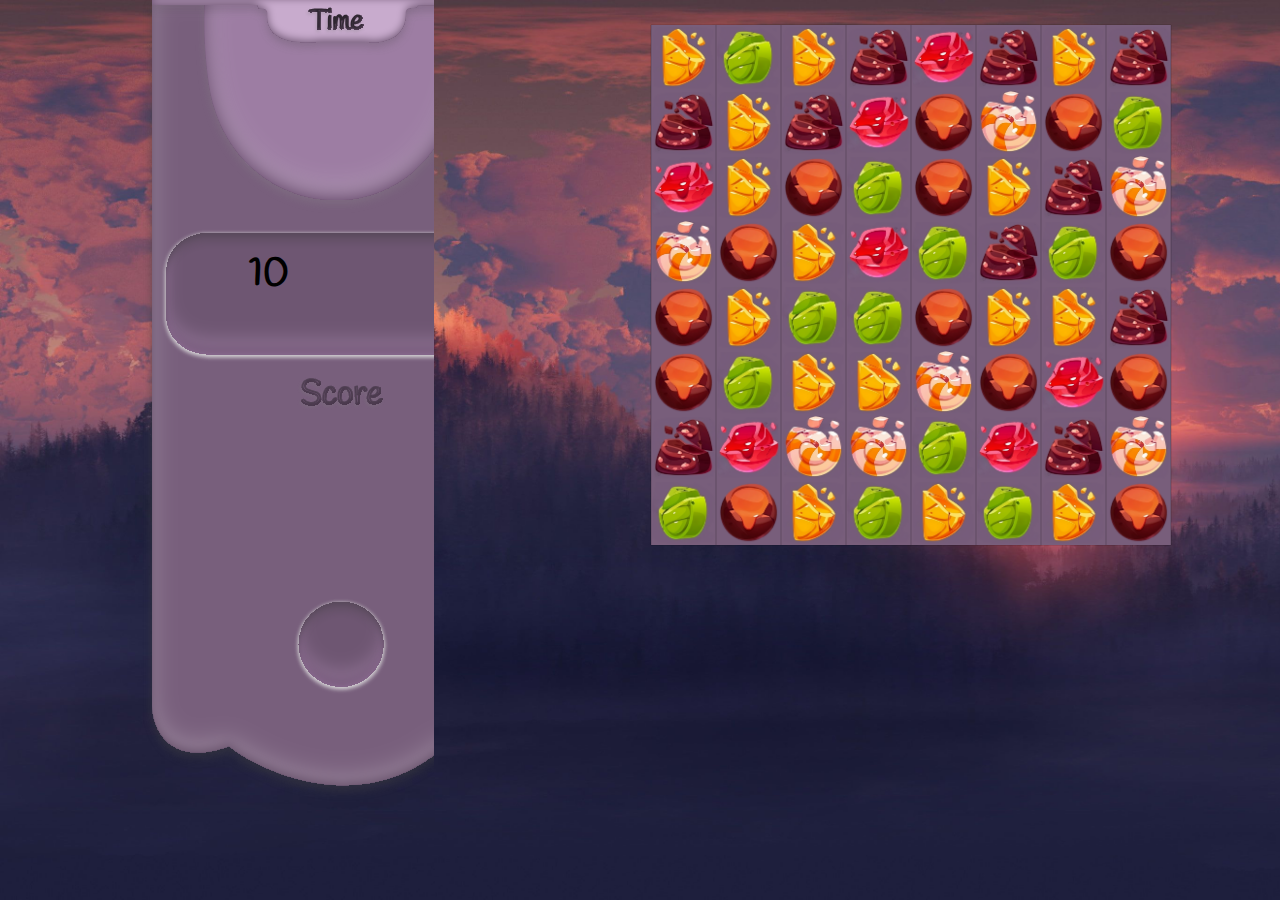
<file: index.html>
<!DOCTYPE html>
<html lang="en">
<head>
    <meta charset="UTF-8">
    <meta http-equiv="X-UA-Compatible" content="IE=edge">
    <meta name="viewport" content="width=device-width, initial-scale=1.0">
    <title>Candy Crush</title>
    <link rel="stylesheet" href="style.css">
    <link rel="preconnect" href="https://fonts.googleapis.com">
    <link rel="preconnect" href="https://fonts.gstatic.com" crossorigin>
    <link href="https://fonts.googleapis.com/css2?family=Handlee&display=swap" rel="stylesheet">
</head>
<body>
    <div id="death-screen">
      <h2>You died!</h2>
      <p>Better luck next time...</p>
      <p>Your score: <p id="scoreEnd"></p></p>
      <div class="btn" type="button" value="Reload Page" onClick="window.location.reload(true)">Play again!</div>
      <a href="start.html"><div class="btn">Main Menu</div></a>
    </div>
    <div class="box">
        <div class="score-board">
            <h1 id="countdown"></h1>
            <h1 id="score"></h1>
        </div>
        <div class="grid"></div>
    </div>

    <script src="script.js"></script>
</body>
</html>
</file>
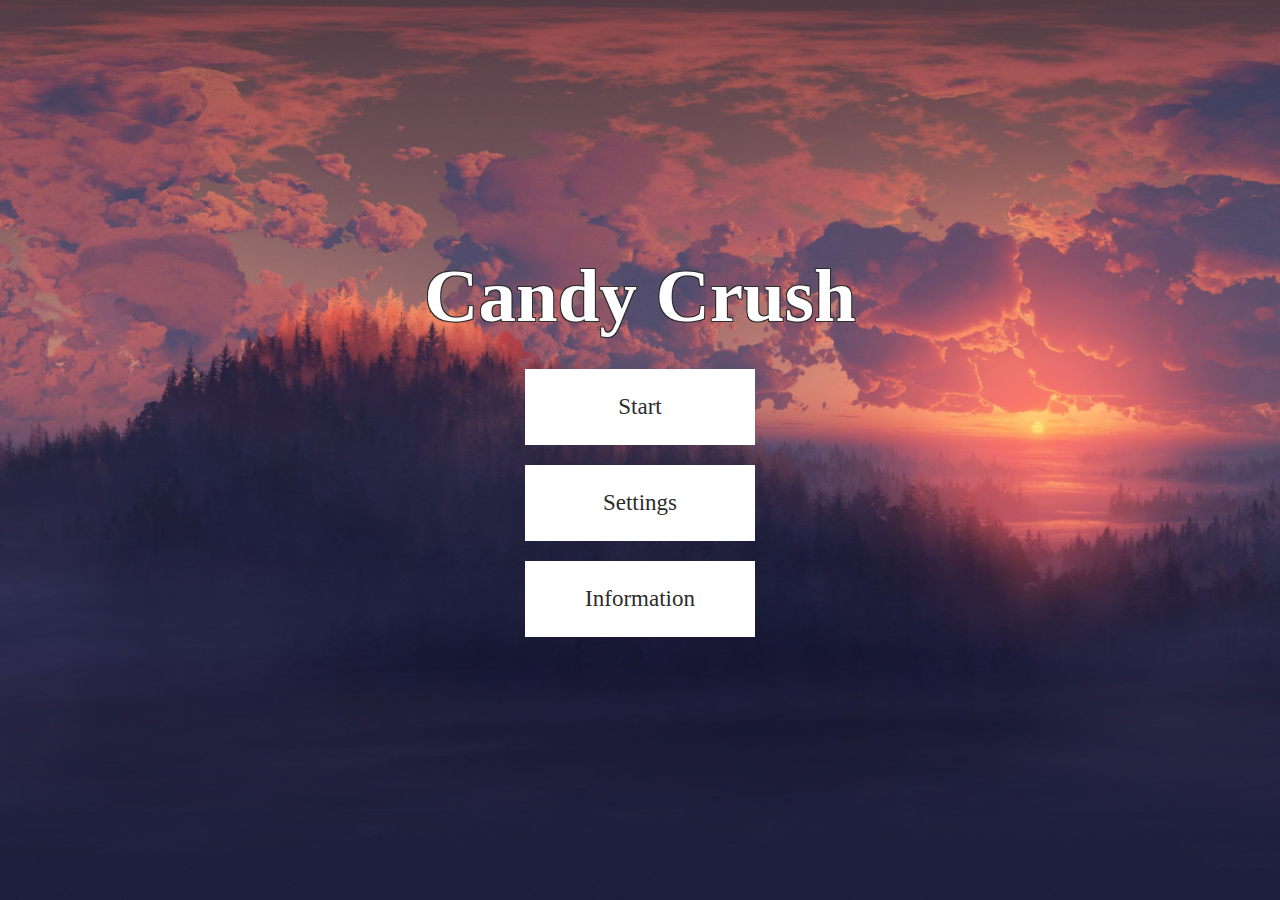
<file: start.html>
<!DOCTYPE html>
<html lang="en">
<head>
    <meta charset="UTF-8">
    <meta http-equiv="X-UA-Compatible" content="IE=edge">
    <meta name="viewport" content="width=device-width, initial-scale=1.0">
    <title>Candy Crush</title>
    <link rel="stylesheet" href="style.css">
</head>
<body>
    <div class="start-box">
        <h1>Candy Crush</h1>
        <a href="index.html"><div class="btn">Start</div></a>
        <a><div class="btn">Settings</div></a>
        <a><div class="btn">Information</div></a>
    </div>
</body>
</html>
</file>
<file: style.css>
* {
    padding: 0;
    margin: 0;
    font-family: 'Handlee', cursive;
}
.box {
    display: flex;
    flex-direction: row;
    justify-content: space-around;
    width: 100%;
    height: 100vh;
    background-image: url(image/background.jpg);
    background-size: cover;
}
.grid {
    height: 520px;
    width: 520px;
    display: flex;
    flex-wrap: wrap;
    background-color: #785e7b;
    box-shadow: 0px 0px 0px 0.1px rgb(0, 0, 0);
    margin-top: 25px;
}

.grid div {
    height: 65px;
    width: 65px;
    background-size: cover;
    box-shadow: inset 0px 0px 0px 0.1px rgb(0, 0, 0);
}
.score-board {
    background-image: url(image/ScoreBoard.svg);
    background-size: cover;
    width: 325px;
    height: 100vh;
}
#score {
    position: relative;
    left: 50%;
    top: 32%;
    transform: translate(-7%, -75%);
    font-size: 40px;
}
#countdown {
    position: relative;
    left: 135px;
    top: 50px;
}

#death-screen {
    position: absolute;
    left: 50%;
    top: 50%;
    transform: translate(-50%, -50%);
    width: 100%;
    height: 100vh;
    background-color: #2c2c2c;
    display: flex;
    flex-direction: column;
    justify-content: center;
    align-items: center;
    color: #fff;
    z-index: -999;
}
#death-screen a {
    color: #fff;
    text-decoration: none;
}
#death-screen h2 {
    font-size: 100px;
}
#death-screen .btn {
    font-size: 20px;
    padding: 10px 20px;
    width: 100px;
    background-color: #3f3f3f;
    text-align: center;
    border-radius: 5px;
    margin-top: 10px;
}
#death-screen .btn:hover {
    cursor: pointer;
    background-color: #4d4d4d;
}
/* start menu */

.start-box {
    width: 100%;
    height: 100vh;
    background-color: #785e7b;
    display: flex;
    flex-direction: column;
    justify-content: center;
    align-items: center;
    background-image: url("image/background.jpg");
    background-size: cover;
}
.start-box h1 {
    color: #fff;
    margin-bottom: 20px;
    font-size: 75px;
    text-shadow: -1px -1px 0 #2c2c2c, 1px -1px 0 #2c2c2c, -1px 1px 0 #2c2c2c, 1px 1px 0 #2c2c2c;
}
.start-box a{
    text-decoration: none;
}
.start-box .btn {
    padding: 25px 40px;
    width: 150px;
    background-color: #fff;
    text-align: center;
    margin: 10px;
    font-size: 23px;
    transition: 0.2s;
    text-decoration: none;
    color: #2c2c2c;
}
.start-box .btn:hover {
    background-color: #2c2c2c;
    color: #fff;
    cursor: pointer;
}
</file>
